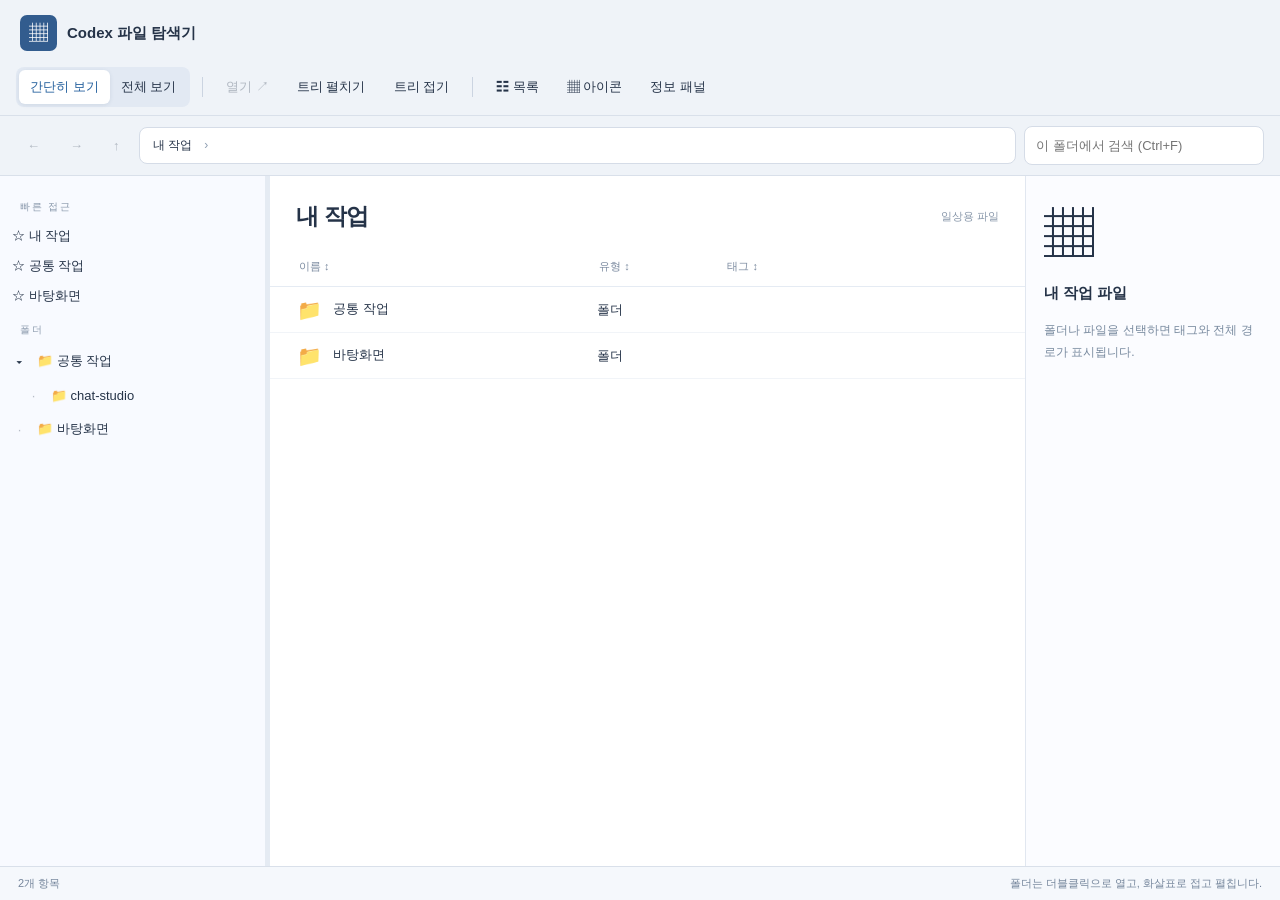
<file: projects/sites-workspace/outputs/Codex-files.html>
<!doctype html><html lang="ko"><head><meta charset="utf-8"><meta name="viewport" content="width=device-width,initial-scale=1"><title>Codex 파일 탐색기</title><style>
*{box-sizing:border-box}html,body{height:100%;margin:0}body{font:13px 'Segoe UI','Malgun Gothic',sans-serif;color:#253348;background:#eff3f8;display:flex;flex-direction:column}button,input,select{font:inherit}button{cursor:pointer;border:0;background:transparent;color:inherit;border-radius:6px;padding:8px 11px}button:hover{background:#e4ebf5}button:disabled{opacity:.3;cursor:default}button:focus-visible,input:focus-visible,select:focus-visible,a:focus-visible{outline:2px solid #377bc1;outline-offset:-2px}header{padding:15px 20px 8px;display:flex;align-items:center;gap:10px}.logo{background:#325c8e;color:white;padding:5px 9px;border-radius:7px;font-size:19px}h1{font-size:15px;margin:0;font-weight:600}.toolbar{display:flex;gap:6px;align-items:center;padding:8px 16px;flex-wrap:wrap;border-bottom:1px solid #d9e0ea}.mode{background:#e2e9f3;border-radius:8px;padding:3px;display:flex}.mode button[aria-pressed=true]{background:#fff;box-shadow:0 1px 4px #203b5c19;color:#235f9d}.divider{height:20px;width:1px;background:#cbd4e1;margin:0 6px}.nav{display:flex;align-items:center;gap:8px;padding:10px 16px}.address{flex:1;display:flex;gap:0;background:#fff;border:1px solid #d5dce7;border-radius:8px;padding:3px 5px;overflow:auto;white-space:nowrap;min-width:100px}.crumb{padding:6px 8px;font-size:12px}.crumb:after{content:' ›';color:#8c9db1;margin-left:9px}#search{width:240px;border:1px solid #d5dce7;border-radius:8px;padding:11px;background:#fff}#pathInput{width:100%;border:0;padding:7px;display:none}.layout{display:flex;flex:1;min-height:0;background:#fff;border-top:1px solid #d9e0ea}aside{width:265px;min-width:190px;max-width:480px;background:#f8faff;overflow:auto;flex-shrink:0;padding:12px 7px}.resize{width:5px;background:#e5ebf3;cursor:col-resize;flex-shrink:0}.sideLabel{padding:12px 13px 7px;font-size:10px;letter-spacing:1.7px;color:#8a99ac}.treeRow{display:flex;align-items:center;border-radius:5px;white-space:nowrap;height:34px}.treeRow.selected{background:#dfebfb;color:#245f9d}.treeRow:hover{background:#e8eff9}.twisty{width:25px;padding:5px 0;flex-shrink:0}.treeName{white-space:nowrap;overflow:hidden;text-overflow:ellipsis;text-align:left;flex:1;padding:6px 5px}.content{flex:1;min-width:0;overflow:auto;position:relative}.panehead{padding:25px 26px 15px;display:flex;align-items:center;gap:10px}.panehead h2{margin:0;font-size:23px;letter-spacing:-.7px}#location{font-size:11px;color:#8796a9;margin-left:auto}.items{width:100%;border-collapse:collapse;table-layout:fixed}th{text-align:left;border-bottom:1px solid #e5ebf3;font-weight:500;color:#7c8ba0;font-size:11px;padding:5px 10px;position:sticky;top:0;background:white;z-index:1}th button{padding:7px 2px;text-align:left;width:100%}td{border-bottom:1px solid #f1f4f8;padding:10px;overflow:hidden;text-overflow:ellipsis;white-space:nowrap}.items th:first-child,.items td:first-child{padding-left:27px;width:42%}.items th:nth-child(2){width:17%}tbody tr{height:46px;cursor:default}tbody tr:hover{background:#f2f7fd}tbody tr.chosen{background:#e6f0fd;outline:1px solid #bad3f4;outline-offset:-1px}.icon{display:inline-block;font-size:20px;vertical-align:middle;margin-right:11px}.tag{font-size:11px;color:#687e99;background:#f0f4f9;border-radius:4px;padding:4px 8px}#empty{padding:60px;text-align:center;color:#8899ae}.cards tbody{display:grid;grid-template-columns:repeat(auto-fill,minmax(180px,1fr));gap:14px;padding:15px 25px}.cards thead{display:none}.cards tbody tr{height:auto;display:block;border:1px solid #e4eaf2;border-radius:9px;padding:15px 6px;min-height:150px}.cards td{display:block!important;width:100%!important;border:0;text-align:center;padding:5px!important}.cards .icon{display:block;margin:0;font-size:38px}.cards td:last-child{white-space:normal}.details{width:255px;overflow:auto;border-left:1px solid #e1e7f0;padding:24px 18px;background:#fbfcff}.details .bigicon{font-size:50px}.details h3{overflow-wrap:anywhere;line-height:1.5}.details p{font-size:12px;color:#77899e;line-height:1.8;overflow-wrap:anywhere}.details a{display:block;text-align:center;border-radius:6px;padding:10px;background:#315f96;color:#fff;text-decoration:none;margin-top:18px}footer{padding:9px 18px;font-size:11px;color:#74859b;border-top:1px solid #d9e0ea;display:flex;gap:15px;background:#f5f8fc}#message{margin-left:auto}#menu{position:fixed;background:#fff;border:1px solid #d4deec;box-shadow:0 5px 25px #2a3e5b25;padding:5px;border-radius:8px;z-index:5;min-width:140px}#menu button{display:block;width:100%;text-align:left}[hidden]{display:none!important}@media(max-width:900px){.details{display:none}aside{width:210px}#search{width:170px}}@media(max-width:620px){aside{width:160px;min-width:120px}.panehead{padding:17px}.items th:first-child,.items td:first-child{padding-left:12px;width:57%}.items th:nth-child(2),.items td:nth-child(2){display:none}#search{width:100%}.nav{flex-wrap:wrap}.address{min-width:180px}.tag{background:none;padding:0}.toolbar{gap:0}#location{display:none}}
</style></head><body><header><span class="logo">▦</span><h1>Codex 파일 탐색기</h1></header><div class="toolbar"><div class="mode"><button id="simple" aria-pressed="true">간단히 보기</button><button id="all" aria-pressed="false">전체 보기</button></div><span class="divider"></span><button id="open">열기 ↗</button><button id="expand">트리 펼치기</button><button id="collapse">트리 접기</button><span class="divider"></span><button id="listView" aria-pressed="true">☷ 목록</button><button id="gridView" aria-pressed="false">▦ 아이콘</button><button id="detailToggle" aria-pressed="true">정보 패널</button></div><div class="nav"><button id="back" aria-label="뒤로" title="뒤로 (Alt+←)">←</button><button id="forward" aria-label="앞으로" title="앞으로 (Alt+→)">→</button><button id="up" aria-label="상위 폴더" title="상위 폴더 (Alt+↑)">↑</button><div class="address" id="address" title="빈 공간을 더블클릭하면 경로 입력"><div id="crumbs"></div><input id="pathInput" aria-label="폴더 경로 입력"></div><input id="search" aria-label="현재 폴더 아래 검색" placeholder="이 폴더에서 검색 (Ctrl+F)"></div><div class="layout"><aside id="sidebar"><div class="sideLabel">빠른 접근</div><div id="quick"></div><div class="sideLabel">폴더</div><div id="tree"></div></aside><div class="resize" id="resize" role="separator" aria-label="폴더 패널 너비" tabindex="0"></div><main class="content" id="content"><div class="panehead"><h2 id="heading">내 작업</h2><span id="location"></span></div><table class="items" id="items"><thead><tr><th><button data-sort="name">이름 ↕</button></th><th><button data-sort="type">유형 ↕</button></th><th><button data-sort="tag">태그 ↕</button></th></tr></thead><tbody id="list"></tbody></table><div id="empty" hidden>표시할 항목이 없습니다.</div></main><section class="details" id="details"></section></div><footer><span id="count"></span><span id="selectedCount"></span><span id="message">폴더는 더블클릭으로 열고, 화살표로 접고 펼칩니다.</span></footer><div id="menu" hidden><button id="contextOpen">열기</button><button id="contextInfo">정보 보기</button></div><script>
const rows=[{"path": "C:\\Users\\Administrator\\CodexWork", "tag": "", "folder": true, "daily": false}, {"path": "C:\\Users\\Administrator\\CodexWork\\AGENTS.md", "tag": "AI 작업 지침", "folder": false, "daily": false}, {"path": "C:\\Users\\Administrator\\CodexWork\\chat-studio", "tag": "", "folder": true, "daily": false}, {"path": "C:\\Users\\Administrator\\CodexWork\\chat-studio\\app.js", "tag": "마루 화면 동작 원본", "folder": false, "daily": false}, {"path": "C:\\Users\\Administrator\\CodexWork\\chat-studio\\index.html", "tag": "마루 화면 원본", "folder": false, "daily": false}, {"path": "C:\\Users\\Administrator\\CodexWork\\chat-studio\\README.md", "tag": "마루 사용 설명서", "folder": false, "daily": true}, {"path": "C:\\Users\\Administrator\\CodexWork\\chat-studio\\server-smoke.cjs", "tag": "개발용 서버 검사", "folder": false, "daily": false}, {"path": "C:\\Users\\Administrator\\CodexWork\\chat-studio\\server.cjs", "tag": "마루 서버 원본", "folder": false, "daily": false}, {"path": "C:\\Users\\Administrator\\CodexWork\\chat-studio\\start-maru.cmd", "tag": "마루 대화 화면 열기", "folder": false, "daily": true}, {"path": "C:\\Users\\Administrator\\CodexWork\\chat-studio\\start-maru.ps1", "tag": "마루 시작·종료 내부 처리", "folder": false, "daily": false}, {"path": "C:\\Users\\Administrator\\CodexWork\\chat-studio\\stop-maru.cmd", "tag": "마루 사용 종료", "folder": false, "daily": true}, {"path": "C:\\Users\\Administrator\\CodexWork\\chat-studio\\styles.css", "tag": "마루 디자인 원본", "folder": false, "daily": false}, {"path": "C:\\Users\\Administrator\\CodexWork\\chat-studio\\ui-smoke.cjs", "tag": "개발용 화면 검사 · AI 요청 포함 가능", "folder": false, "daily": false}, {"path": "C:\\Users\\Administrator\\CodexWork\\jeonghee-pilot(1).pdf", "tag": "정희 시제작 검토 문서", "folder": false, "daily": true}, {"path": "C:\\Users\\Administrator\\CodexWork\\jeonghee-pilot(2).pdf", "tag": "정희 시제작 검토 문서", "folder": false, "daily": true}, {"path": "C:\\Users\\Administrator\\CodexWork\\jeonghee-pilot.pdf", "tag": "정희 시제작 검토 문서", "folder": false, "daily": true}, {"path": "C:\\Users\\Administrator\\Desktop", "tag": "", "folder": true, "daily": false}, {"path": "C:\\Users\\Administrator\\Desktop\\Codex 매뉴얼.lnk", "tag": "Codex 매뉴얼 열기", "folder": false, "daily": true}, {"path": "C:\\Users\\Administrator\\Desktop\\Codex 파일 안내 (텍스트).lnk", "tag": "텍스트 매뉴얼 열기", "folder": false, "daily": true}, {"path": "C:\\Users\\Administrator\\Desktop\\Codex 파일 탐색기.lnk", "tag": "사용할 파일 찾아보기", "folder": false, "daily": true}, {"path": "C:\\Users\\Administrator\\Desktop\\Studio Note 포트폴리오.url", "tag": "포트폴리오 열기", "folder": false, "daily": true}, {"path": "C:\\Users\\Administrator\\Desktop\\오늘의 몰입.url", "tag": "할 일 · 집중 타이머 열기", "folder": false, "daily": true}, {"path": "C:\\Users\\Administrator\\Desktop\\취향의 조각.url", "tag": "취향 아카이브 열기", "folder": false, "daily": true}, {"path": "C:\\Users\\Administrator\\CodexWork\\projects\\sites-workspace", "tag": "", "folder": true, "daily": false}, {"path": "C:\\Users\\Administrator\\CodexWork\\projects\\sites-workspace\\outputs", "tag": "", "folder": true, "daily": false}, {"path": "C:\\Users\\Administrator\\CodexWork\\projects\\sites-workspace\\outputs\\Codex-files.html", "tag": "사용할 파일 찾아보기", "folder": false, "daily": true}, {"path": "C:\\Users\\Administrator\\CodexWork\\projects\\sites-workspace\\outputs\\codex-manual-server.py", "tag": "매뉴얼 서버 원본", "folder": false, "daily": false}, {"path": "C:\\Users\\Administrator\\CodexWork\\projects\\sites-workspace\\outputs\\Codex.html", "tag": "웹 사용 매뉴얼 읽기", "folder": false, "daily": true}, {"path": "C:\\Users\\Administrator\\CodexWork\\projects\\sites-workspace\\outputs\\Codex.txt", "tag": "텍스트 사용 매뉴얼 읽기", "folder": false, "daily": true}, {"path": "C:\\Users\\Administrator\\CodexWork\\projects\\sites-workspace\\outputs\\day-focus.tar.gz", "tag": "플래너 게시 묶음", "folder": false, "daily": false}, {"path": "C:\\Users\\Administrator\\CodexWork\\projects\\sites-workspace\\outputs\\Start-Codex.cmd", "tag": "Codex 매뉴얼 열기", "folder": false, "daily": true}, {"path": "C:\\Users\\Administrator\\CodexWork\\projects\\sites-workspace\\outputs\\Start-Codex.ps1", "tag": "매뉴얼 시작·종료 내부 처리", "folder": false, "daily": false}, {"path": "C:\\Users\\Administrator\\CodexWork\\projects\\sites-workspace\\outputs\\Stop-Codex.cmd", "tag": "Codex 매뉴얼 서버 종료", "folder": false, "daily": true}, {"path": "C:\\Users\\Administrator\\CodexWork\\projects\\sites-workspace\\outputs\\studio-note.tar.gz", "tag": "포트폴리오 게시 묶음", "folder": false, "daily": false}, {"path": "C:\\Users\\Administrator\\CodexWork\\projects\\sites-workspace\\outputs\\taste-pieces.tar.gz", "tag": "아카이브 게시 묶음", "folder": false, "daily": false}, {"path": "C:\\Users\\Administrator\\CodexWork\\projects\\sites-workspace\\work", "tag": "", "folder": true, "daily": false}, {"path": "C:\\Users\\Administrator\\CodexWork\\projects\\sites-workspace\\work\\build-sites.py", "tag": "초기 사이트 재작성 · 원본 덮어쓰기 주의", "folder": false, "daily": false}, {"path": "C:\\Users\\Administrator\\CodexWork\\projects\\sites-workspace\\work\\check.cjs", "tag": "개발용 기능 검사", "folder": false, "daily": false}, {"path": "C:\\Users\\Administrator\\CodexWork\\projects\\sites-workspace\\work\\day-focus", "tag": "사이트 제작 원본", "folder": true, "daily": false}, {"path": "C:\\Users\\Administrator\\CodexWork\\projects\\sites-workspace\\work\\day-focus\\.openai", "tag": "", "folder": true, "daily": false}, {"path": "C:\\Users\\Administrator\\CodexWork\\projects\\sites-workspace\\work\\day-focus\\.openai\\hosting.json", "tag": "게시 설정", "folder": false, "daily": false}, {"path": "C:\\Users\\Administrator\\CodexWork\\projects\\sites-workspace\\work\\day-focus\\dist", "tag": "", "folder": true, "daily": false}, {"path": "C:\\Users\\Administrator\\CodexWork\\projects\\sites-workspace\\work\\day-focus\\dist\\index.html", "tag": "사이트 화면·동작 원본", "folder": false, "daily": false}, {"path": "C:\\Users\\Administrator\\CodexWork\\projects\\sites-workspace\\work\\studio-note", "tag": "사이트 제작 원본", "folder": true, "daily": false}, {"path": "C:\\Users\\Administrator\\CodexWork\\projects\\sites-workspace\\work\\studio-note\\.openai", "tag": "", "folder": true, "daily": false}, {"path": "C:\\Users\\Administrator\\CodexWork\\projects\\sites-workspace\\work\\studio-note\\.openai\\hosting.json", "tag": "게시 설정", "folder": false, "daily": false}, {"path": "C:\\Users\\Administrator\\CodexWork\\projects\\sites-workspace\\work\\studio-note\\dist", "tag": "", "folder": true, "daily": false}, {"path": "C:\\Users\\Administrator\\CodexWork\\projects\\sites-workspace\\work\\studio-note\\dist\\index.html", "tag": "사이트 화면·동작 원본", "folder": false, "daily": false}, {"path": "C:\\Users\\Administrator\\CodexWork\\projects\\sites-workspace\\work\\taste-pieces", "tag": "사이트 제작 원본", "folder": true, "daily": false}, {"path": "C:\\Users\\Administrator\\CodexWork\\projects\\sites-workspace\\work\\taste-pieces\\.openai", "tag": "", "folder": true, "daily": false}, {"path": "C:\\Users\\Administrator\\CodexWork\\projects\\sites-workspace\\work\\taste-pieces\\.openai\\hosting.json", "tag": "게시 설정", "folder": false, "daily": false}, {"path": "C:\\Users\\Administrator\\CodexWork\\projects\\sites-workspace\\work\\taste-pieces\\dist", "tag": "", "folder": true, "daily": false}, {"path": "C:\\Users\\Administrator\\CodexWork\\projects\\sites-workspace\\work\\taste-pieces\\dist\\index.html", "tag": "사이트 화면·동작 원본", "folder": false, "daily": false}];
const $=s=>document.querySelector(s),sep='\\',baseName=p=>p.split(sep).pop(),parent=p=>p.slice(0,p.lastIndexOf(sep));
const roots=rows.filter(r=>r.folder&&!rows.some(p=>p.folder&&r.path.startsWith(p.path+sep)));
let simple=true,current='',selected=null,history=[''],position=0,sort='name',ascending=true,expanded=new Set(roots.map(r=>r.path));
function visibleRows(){const files=rows.filter(r=>!r.folder&&(!simple||r.daily));return rows.filter(r=>r.folder?files.some(f=>f.path.startsWith(r.path+sep)):files.includes(r))}
function icon(r){if(r.folder)return '📁';const ext=baseName(r.path).split('.').pop().toLowerCase();return ({pdf:'📕',html:'🌐',md:'📄',txt:'📄',url:'🌐',lnk:'↗',cmd:'▶',exe:'▣',py:'⌘',js:'⌘',cjs:'⌘',ps1:'⌘',json:'⚙'})[ext]||'📄'}
function type(r){if(r.folder)return '폴더';return ({html:'HTML 문서',md:'Markdown 문서',txt:'텍스트 문서',pdf:'PDF 문서',exe:'응용 프로그램',lnk:'바로가기',url:'웹 바로가기',cmd:'실행 파일'})[baseName(r.path).split('.').pop().toLowerCase()]||'개발 파일'}
function url(r){const n=baseName(r.path);const sites={'취향의 조각.url':'https://taste-pieces-nov03.bestsmileman.chatgpt.site','Studio Note 포트폴리오.url':'https://studio-note-nov03.bestsmileman.chatgpt.site','오늘의 몰입.url':'https://day-focus-nov03.bestsmileman.chatgpt.site'};if(sites[n])return sites[n];if(n==='Codex 매뉴얼.lnk')return 'http://127.0.0.1:8787/';if(n==='Codex 파일 탐색기.lnk')return location.href;if(n==='Codex 파일 안내 (텍스트).lnk')return fileUrl(rows.find(x=>baseName(x.path)==='Codex.txt').path);return fileUrl(r.path)}
function fileUrl(p){return 'file:///'+p.split(sep).map(encodeURIComponent).join('/')}
function reveal(p){let q=p;while(q){expanded.add(q);q=parent(q)}}
function navigate(p,record=true){if(p&&!visibleRows().some(r=>r.folder&&r.path===p))return;current=p;selected=null;$('#search').value='';if(record){history=history.slice(0,position+1);history.push(p);position++}reveal(p);render()}
function openItem(r){if(!r)return;if(r.folder){navigate(r.path);return}const a=document.createElement('a');a.href=url(r);a.target='_blank';a.rel='noopener';a.click();$('#message').textContent=/\.(cmd|exe|lnk)$/i.test(r.path)?'실행 파일은 Windows 탐색기에서 실행하세요. 브라우저에서는 차단되거나 내려받을 수 있습니다.':'선택한 파일을 열었습니다. 로컬 파일 열기는 브라우저 설정에 따라 제한될 수 있습니다.'}
function tree(){const data=visibleRows(),container=$('#tree');container.replaceChildren();function draw(folder,depth){const row=document.createElement('div');row.className='treeRow'+(current===folder.path?' selected':'');row.style.paddingLeft=depth*14+'px';const children=data.filter(r=>r.folder&&parent(r.path)===folder.path);const twist=document.createElement('button');twist.className='twisty';twist.textContent=children.length?(expanded.has(folder.path)?'▾':'▸'):'·';twist.setAttribute('aria-label',baseName(folder.path)+' 펼치기/접기');twist.setAttribute('aria-expanded',String(expanded.has(folder.path)));twist.disabled=!children.length;twist.onclick=()=>{expanded.has(folder.path)?expanded.delete(folder.path):expanded.add(folder.path);tree()};const name=document.createElement('button');name.className='treeName';name.textContent='📁 '+(depth?baseName(folder.path):rootName(folder.path));name.title=folder.path;name.onclick=()=>navigate(folder.path);name.ondblclick=()=>{expanded.has(folder.path)?expanded.delete(folder.path):expanded.add(folder.path);tree()};row.append(twist,name);container.append(row);if(expanded.has(folder.path))children.forEach(c=>draw(c,depth+1))}roots.forEach(r=>draw(r,0))}
function rootName(p){if(p.endsWith('Desktop'))return '바탕화면';if(p.endsWith('CodexWork'))return '공통 작업';return roots.some(r=>r.path===p)?'사이트 · 매뉴얼':baseName(p)}
function crumbs(){const c=$('#crumbs');c.replaceChildren();const home=document.createElement('button');home.className='crumb';home.textContent='내 작업';home.onclick=()=>navigate('');c.append(home);if(current){const root=roots.find(r=>current===r.path||current.startsWith(r.path+sep));if(root){let path=root.path;for(const segment of [root.path,...current.slice(root.path.length+1).split(sep).filter(Boolean)]){if(segment!==root.path)path+=sep+segment;const dest=path,b=document.createElement('button');b.className='crumb';b.textContent=segment===root.path?rootName(segment):segment;b.onclick=()=>navigate(dest);c.append(b)}}}$('#back').disabled=position===0;$('#forward').disabled=position>=history.length-1;$('#up').disabled=!current}
function details(){const d=$('#details');d.replaceChildren();const r=selected;const i=document.createElement('div');i.className='bigicon';i.textContent=r?icon(r):'▦';const h=document.createElement('h3');h.textContent=r?baseName(r.path):'내 작업 파일';const p=document.createElement('p');p.textContent=r?(r.tag||type(r)):'폴더나 파일을 선택하면 태그와 전체 경로가 표시됩니다.';d.append(i,h,p);if(r){const loc=document.createElement('p');loc.textContent=r.path;d.append(loc);const b=document.createElement('button');b.textContent=r.folder?'폴더 열기 →':'파일 열기 ↗';b.onclick=()=>openItem(r);d.append(b)}$('#selectedCount').textContent=r?'1개 선택':'';$('#open').disabled=!r}
function selectItem(r){selected=r;document.querySelectorAll('tbody tr').forEach(tr=>tr.classList.toggle('chosen',tr.dataset.path===r.path));details()}
function render(){const data=visibleRows(),q=$('#search').value.trim().toLowerCase();let items=data.filter(r=>current?(q?r.path.startsWith(current+sep):parent(r.path)===current):(q?true:roots.some(x=>x.path===r.path)));if(q)items=items.filter(r=>(baseName(r.path)+' '+r.tag).toLowerCase().includes(q));items.sort((a,b)=>{if(a.folder!==b.folder)return a.folder?-1:1;const va=sort==='tag'?a.tag:sort==='type'?type(a):baseName(a.path),vb=sort==='tag'?b.tag:sort==='type'?type(b):baseName(b.path);return va.localeCompare(vb,'ko')*(ascending?1:-1)});const list=$('#list');list.replaceChildren();for(const r of items){const tr=document.createElement('tr');tr.tabIndex=0;tr.dataset.path=r.path;tr.className=selected?.path===r.path?'chosen':'';const name=document.createElement('td'),i=document.createElement('span');i.className='icon';i.textContent=icon(r);name.append(i,document.createTextNode(!current&&!q?rootName(r.path):baseName(r.path)));const t=document.createElement('td');t.textContent=type(r);const tags=document.createElement('td');if(r.tag){const tag=document.createElement('span');tag.className='tag';tag.textContent=r.tag;tags.append(tag)}tr.append(name,t,tags);tr.onclick=()=>selectItem(r);tr.ondblclick=()=>openItem(r);tr.onkeydown=e=>{if(e.key==='Enter'){e.preventDefault();openItem(r)}if(e.key===' '){e.preventDefault();selectItem(r)}if(e.key==='ArrowDown'){e.preventDefault();tr.nextElementSibling?.focus()}if(e.key==='ArrowUp'){e.preventDefault();tr.previousElementSibling?.focus()}};tr.oncontextmenu=e=>{e.preventDefault();selectItem(r);const m=$('#menu');m.hidden=false;m.style.left=Math.min(e.clientX,innerWidth-160)+'px';m.style.top=Math.min(e.clientY,innerHeight-100)+'px'};list.append(tr)}$('#empty').hidden=items.length>0;$('#count').textContent=items.length+'개 항목';$('#heading').textContent=q?'검색 결과':current?rootName(current)===current?baseName(current):rootName(current):'내 작업';$('#location').textContent=simple?'일상용 파일':'개발 파일 포함';tree();crumbs();details()}
function mode(value){simple=value;$('#simple').setAttribute('aria-pressed',String(value));$('#all').setAttribute('aria-pressed',String(!value));if(current&&!visibleRows().some(r=>r.path===current&&r.folder))current='';selected=null;render()}
$('#simple').onclick=()=>mode(true);$('#all').onclick=()=>mode(false);$('#search').oninput=()=>{selected=null;render()};$('#expand').onclick=()=>{visibleRows().filter(r=>r.folder).forEach(r=>expanded.add(r.path));tree()};$('#collapse').onclick=()=>{expanded.clear();tree()};$('#back').onclick=()=>{if(position>0)navigate(history[--position],false)};$('#forward').onclick=()=>{if(position<history.length-1)navigate(history[++position],false)};$('#up').onclick=()=>{if(current)navigate(roots.some(r=>r.path===current)?'':parent(current))};$('#open').onclick=()=>openItem(selected);$('#contextOpen').onclick=()=>openItem(selected);$('#contextInfo').onclick=()=>{$('#details').hidden=false;details()};document.addEventListener('click',()=>$('#menu').hidden=true);
document.querySelectorAll('[data-sort]').forEach(b=>b.onclick=()=>{ascending=sort===b.dataset.sort?!ascending:true;sort=b.dataset.sort;render()});function view(grid){$('#items').classList.toggle('cards',grid);$('#gridView').setAttribute('aria-pressed',String(grid));$('#listView').setAttribute('aria-pressed',String(!grid))}$('#gridView').onclick=()=>view(true);$('#listView').onclick=()=>view(false);$('#detailToggle').onclick=()=>{const d=$('#details');d.hidden=!d.hidden;$('#detailToggle').setAttribute('aria-pressed',String(!d.hidden))};
$('#address').ondblclick=e=>{if(e.target.closest('button'))return;$('#crumbs').hidden=true;$('#pathInput').style.display='block';$('#pathInput').value=current;$('#pathInput').focus();$('#pathInput').select()};function exitPath(){$('#crumbs').hidden=false;$('#pathInput').style.display='none'}$('#pathInput').onkeydown=e=>{if(e.key==='Enter'){const path=e.target.value.replace(/[\\/]+$/,'');if(!path||visibleRows().some(r=>r.folder&&r.path===path)){navigate(path);exitPath()}else $('#message').textContent='목록에 포함된 폴더 경로를 입력하세요.'}if(e.key==='Escape')exitPath()};$('#pathInput').onblur=exitPath;
const quick=$('#quick');[['내 작업',''],...roots.map(r=>[rootName(r.path),r.path])].forEach(([name,p])=>{const b=document.createElement('button');b.className='treeName';b.style.display='block';b.style.width='100%';b.textContent='☆ '+name;b.onclick=()=>navigate(p);quick.append(b)});
document.addEventListener('keydown',e=>{if(e.ctrlKey&&e.key.toLowerCase()==='f'){e.preventDefault();$('#search').focus()}if(e.altKey&&e.key==='ArrowLeft'){e.preventDefault();$('#back').click()}if(e.altKey&&e.key==='ArrowRight'){e.preventDefault();$('#forward').click()}if(e.altKey&&e.key==='ArrowUp'){e.preventDefault();$('#up').click()}if(e.key==='Escape')$('#menu').hidden=true});$('#resize').onpointerdown=e=>{e.target.setPointerCapture(e.pointerId);const move=ev=>$('#sidebar').style.width=Math.max(130,Math.min(480,ev.clientX))+'px';e.target.onpointermove=move;e.target.onpointerup=()=>e.target.onpointermove=null};$('#resize').onkeydown=e=>{if(['ArrowLeft','ArrowRight'].includes(e.key)){$('#sidebar').style.width=Math.max(130,Math.min(480,$('#sidebar').offsetWidth+(e.key==='ArrowRight'?20:-20)))+'px'}};render();
</script></body></html>
</file>
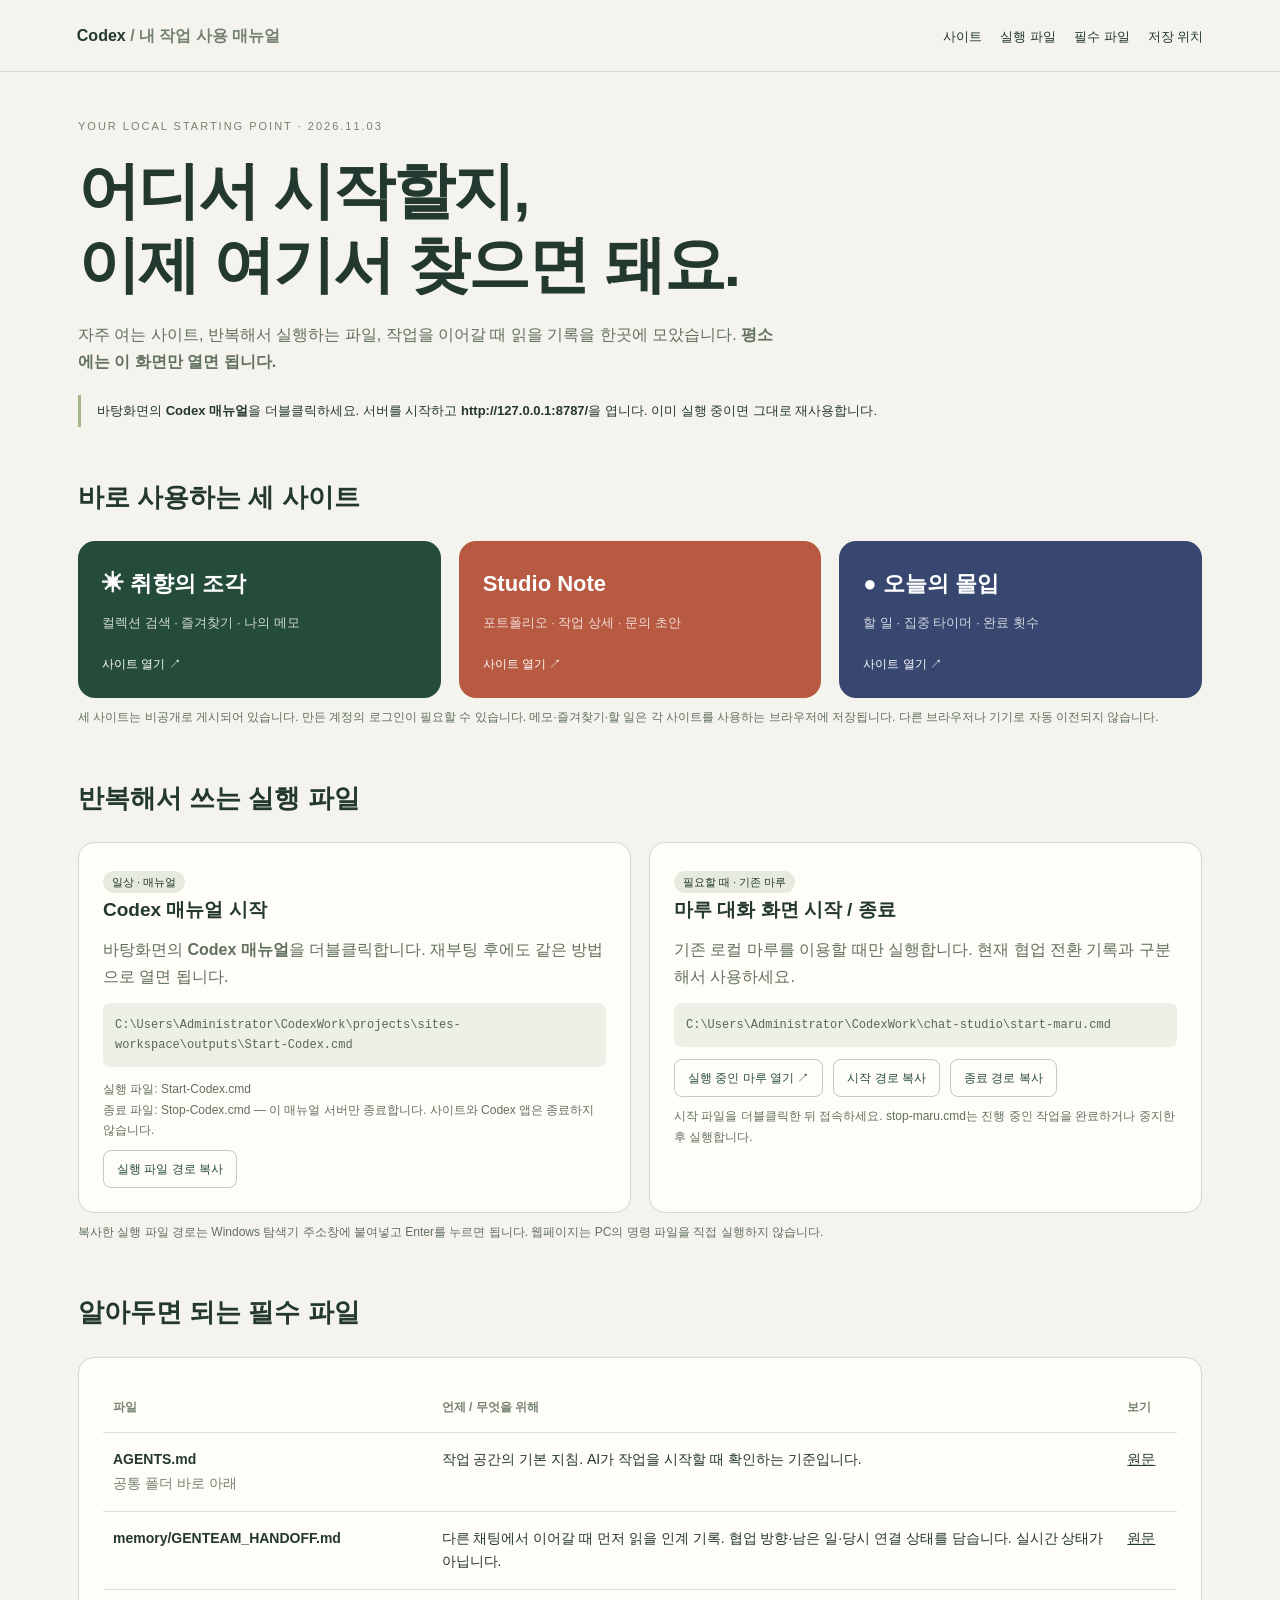
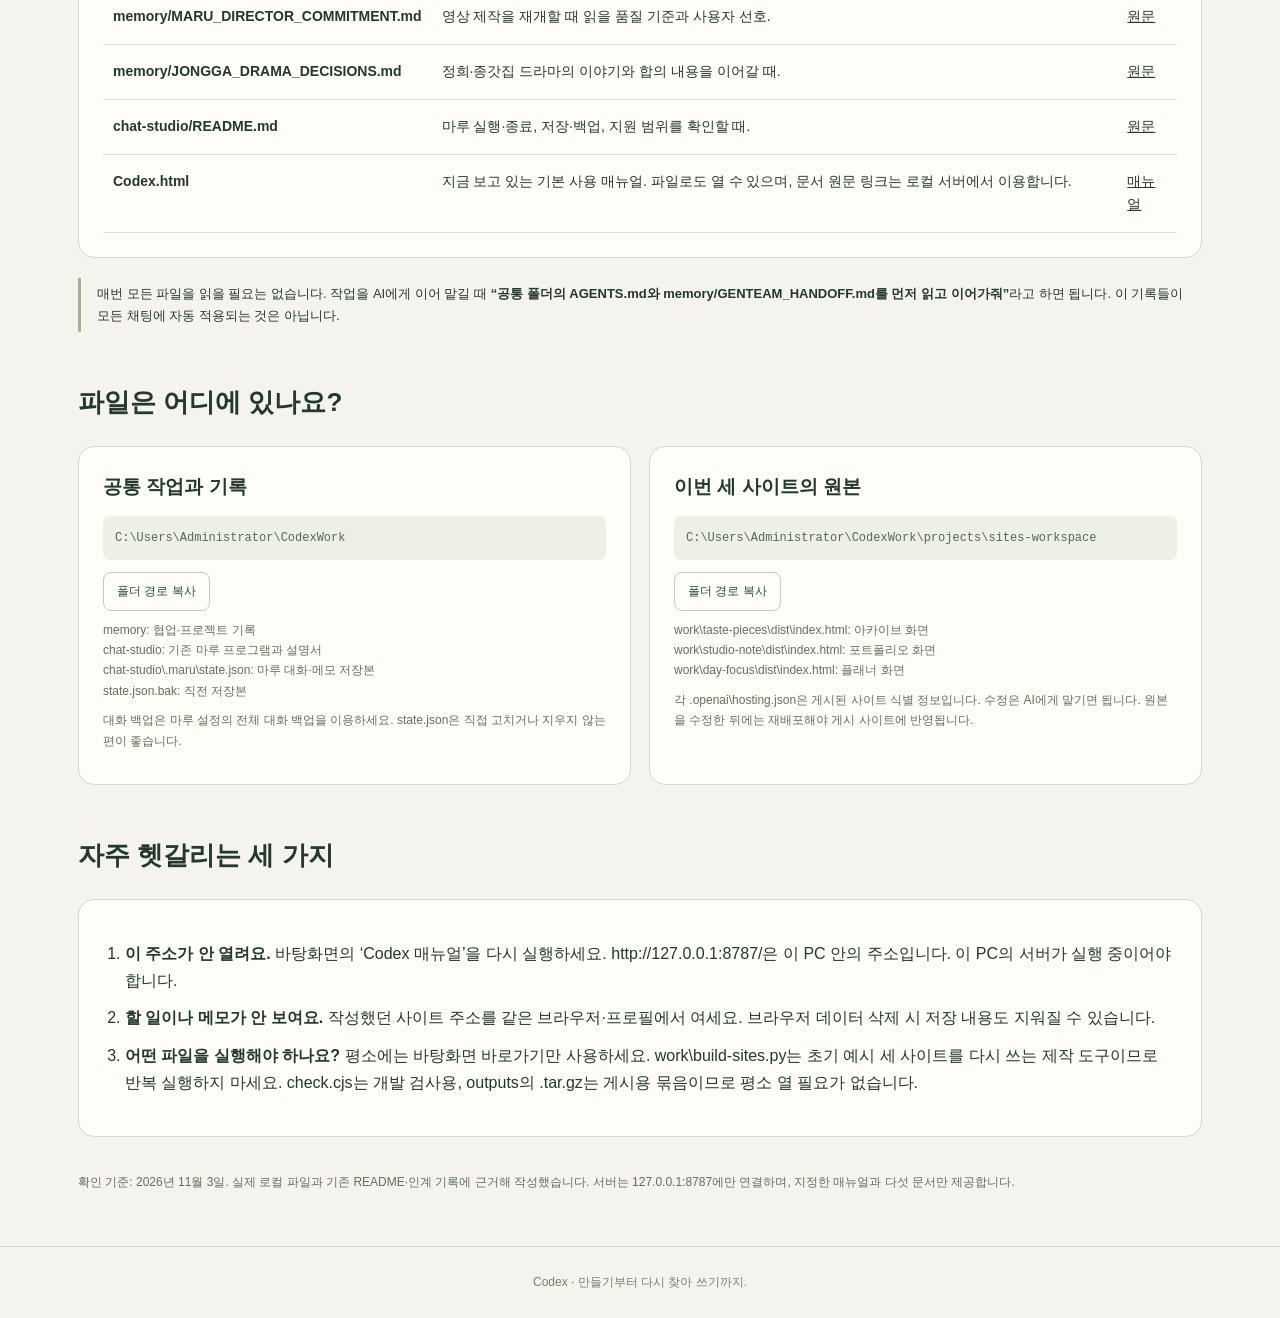
<file: projects/sites-workspace/outputs/Codex.html>
<!doctype html>
<html lang="ko"><head><meta charset="utf-8"><meta name="viewport" content="width=device-width,initial-scale=1"><title>Codex · 내 작업 사용 매뉴얼</title><style>
*{box-sizing:border-box}html{scroll-behavior:smooth}body{margin:0;background:#f4f3ed;color:#23382e;font-family:'Segoe UI','Malgun Gothic',sans-serif;line-height:1.7}header{padding:22px 6%;border-bottom:1px solid #d3d9ce;display:flex;justify-content:space-between;gap:20px}a{color:inherit}header a{text-decoration:none;font-size:13px;margin-left:18px}main{max-width:1180px;margin:auto;padding:45px 28px}.label{font-size:11px;letter-spacing:2px;color:#758271}h1{font-size:clamp(35px,5vw,62px);line-height:1.2;letter-spacing:-2px;margin:18px 0}h2{font-size:26px;margin:0 0 22px}h3{font-size:19px;margin:0 0 10px}p{margin:9px 0;color:#61705f}.lead{max-width:700px}.grid{display:grid;grid-template-columns:repeat(3,1fr);gap:18px}.site{display:block;background:#254c3a;color:#fff;padding:24px;border-radius:17px;text-decoration:none;transition:transform .2s}.site:hover{transform:translateY(-3px)}.site:nth-child(2){background:#b85a41}.site:nth-child(3){background:#37476f}.site p{color:#ffffffc9;font-size:13px}.site b{font-size:22px}.site span{display:block;margin-top:20px;font-size:12px}section{margin-top:48px}.box{border:1px solid #d3d9ce;background:#fffdf7;border-radius:16px;padding:24px}.path{font-family:Consolas,monospace;font-size:12px;overflow-wrap:anywhere;color:#596852;background:#edf0e7;padding:12px;border-radius:7px;margin:12px 0}button,.btn{font:inherit;font-size:12px;cursor:pointer;border:1px solid #c2cbbc;background:transparent;border-radius:8px;color:#254c3a;padding:8px 13px;text-decoration:none;display:inline-block}button:hover,.btn:hover{background:#e8eddf}button:focus-visible,a:focus-visible{outline:3px solid #c77849;outline-offset:4px}.row{display:flex;gap:10px;align-items:center;flex-wrap:wrap}.two{display:grid;grid-template-columns:1fr 1fr;gap:18px}.files{width:100%;border-collapse:collapse}.files th,.files td{text-align:left;border-bottom:1px solid #dce0d5;padding:15px 10px;vertical-align:top}.files th{font-size:12px;color:#758271}.files td{font-size:14px}.badge{display:inline-block;font-size:11px;background:#e6ebdd;padding:2px 9px;border-radius:20px}.note{border-left:3px solid #a6b587;padding:5px 16px;font-size:13px;margin:20px 0}.steps{padding-left:22px}.steps li{margin:10px 0}.fine{font-size:12px}.muted{color:#758271}footer{border-top:1px solid #d3d9ce;padding:25px;text-align:center;font-size:12px;color:#758271}#status{position:fixed;bottom:24px;left:50%;transform:translateX(-50%);background:#254c3a;color:white;padding:12px 22px;border-radius:10px;display:none;z-index:2}@media(max-width:760px){.grid,.two{grid-template-columns:1fr}header{flex-direction:column}header a{margin:0 14px 0 0}.files td,.files th{padding:12px 5px;font-size:12px}main{padding:30px 18px}}
</style></head><body><header><strong>Codex <span class="muted">/ 내 작업 사용 매뉴얼</span></strong><nav><a href="#sites">사이트</a><a href="#daily">실행 파일</a><a href="#files">필수 파일</a><a href="#locations">저장 위치</a></nav></header><main><div class="label">YOUR LOCAL STARTING POINT · 2026.11.03</div><h1>어디서 시작할지,<br>이제 여기서 찾으면 돼요.</h1><p class="lead">자주 여는 사이트, 반복해서 실행하는 파일, 작업을 이어갈 때 읽을 기록을 한곳에 모았습니다. <strong>평소에는 이 화면만 열면 됩니다.</strong></p><div class="note">바탕화면의 <b>Codex 매뉴얼</b>을 더블클릭하세요. 서버를 시작하고 <b>http://127.0.0.1:8787/</b>을 엽니다. 이미 실행 중이면 그대로 재사용합니다.</div>
<section id="sites"><h2>바로 사용하는 세 사이트</h2><div class="grid"><a class="site" href="https://taste-pieces-nov03.bestsmileman.chatgpt.site" target="_blank" rel="noopener"><b>✳ 취향의 조각</b><p>컬렉션 검색 · 즐겨찾기 · 나의 메모</p><span>사이트 열기 ↗</span></a><a class="site" href="https://studio-note-nov03.bestsmileman.chatgpt.site" target="_blank" rel="noopener"><b>Studio Note</b><p>포트폴리오 · 작업 상세 · 문의 초안</p><span>사이트 열기 ↗</span></a><a class="site" href="https://day-focus-nov03.bestsmileman.chatgpt.site" target="_blank" rel="noopener"><b>● 오늘의 몰입</b><p>할 일 · 집중 타이머 · 완료 횟수</p><span>사이트 열기 ↗</span></a></div><p class="fine">세 사이트는 비공개로 게시되어 있습니다. 만든 계정의 로그인이 필요할 수 있습니다. 메모·즐겨찾기·할 일은 각 사이트를 사용하는 브라우저에 저장됩니다. 다른 브라우저나 기기로 자동 이전되지 않습니다.</p></section>
<section id="daily"><h2>반복해서 쓰는 실행 파일</h2><div class="two"><article class="box"><span class="badge">일상 · 매뉴얼</span><h3>Codex 매뉴얼 시작</h3><p>바탕화면의 <b>Codex 매뉴얼</b>을 더블클릭합니다. 재부팅 후에도 같은 방법으로 열면 됩니다.</p><div class="path" id="manualStart"></div><p class="fine">실행 파일: Start-Codex.cmd<br>종료 파일: Stop-Codex.cmd — 이 매뉴얼 서버만 종료합니다. 사이트와 Codex 앱은 종료하지 않습니다.</p><button data-copy="manual">실행 파일 경로 복사</button></article><article class="box"><span class="badge">필요할 때 · 기존 마루</span><h3>마루 대화 화면 시작 / 종료</h3><p>기존 로컬 마루를 이용할 때만 실행합니다. 현재 협업 전환 기록과 구분해서 사용하세요.</p><div class="path">C:\Users\Administrator\CodexWork\chat-studio\start-maru.cmd</div><div class="row"><a class="btn" href="http://127.0.0.1:4317/" target="_blank" rel="noopener">실행 중인 마루 열기 ↗</a><button data-copy="maru">시작 경로 복사</button><button data-copy="maruStop">종료 경로 복사</button></div><p class="fine">시작 파일을 더블클릭한 뒤 접속하세요. stop-maru.cmd는 진행 중인 작업을 완료하거나 중지한 후 실행합니다.</p></article></div><p class="fine">복사한 실행 파일 경로는 Windows 탐색기 주소창에 붙여넣고 Enter를 누르면 됩니다. 웹페이지는 PC의 명령 파일을 직접 실행하지 않습니다.</p></section>
<section id="files"><h2>알아두면 되는 필수 파일</h2><div class="box" style="overflow:auto"><table class="files"><thead><tr><th>파일</th><th>언제 / 무엇을 위해</th><th>보기</th></tr></thead><tbody><tr><td><b>AGENTS.md</b><br><span class="muted">공통 폴더 바로 아래</span></td><td>작업 공간의 기본 지침. AI가 작업을 시작할 때 확인하는 기준입니다.</td><td><a href="/docs/workspace" target="_blank">원문</a></td></tr><tr><td><b>memory/GENTEAM_HANDOFF.md</b></td><td>다른 채팅에서 이어갈 때 먼저 읽을 인계 기록. 협업 방향·남은 일·당시 연결 상태를 담습니다. 실시간 상태가 아닙니다.</td><td><a href="/docs/handoff" target="_blank">원문</a></td></tr><tr><td><b>memory/MARU_DIRECTOR_COMMITMENT.md</b></td><td>영상 제작을 재개할 때 읽을 품질 기준과 사용자 선호.</td><td><a href="/docs/quality" target="_blank">원문</a></td></tr><tr><td><b>memory/JONGGA_DRAMA_DECISIONS.md</b></td><td>정희·종갓집 드라마의 이야기와 합의 내용을 이어갈 때.</td><td><a href="/docs/story" target="_blank">원문</a></td></tr><tr><td><b>chat-studio/README.md</b></td><td>마루 실행·종료, 저장·백업, 지원 범위를 확인할 때.</td><td><a href="/docs/maru" target="_blank">원문</a></td></tr><tr><td><b>Codex.html</b></td><td>지금 보고 있는 기본 사용 매뉴얼. 파일로도 열 수 있으며, 문서 원문 링크는 로컬 서버에서 이용합니다.</td><td><a href="/Codex.html">매뉴얼</a></td></tr></tbody></table></div><div class="note">매번 모든 파일을 읽을 필요는 없습니다. 작업을 AI에게 이어 맡길 때 <b>“공통 폴더의 AGENTS.md와 memory/GENTEAM_HANDOFF.md를 먼저 읽고 이어가줘”</b>라고 하면 됩니다. 이 기록들이 모든 채팅에 자동 적용되는 것은 아닙니다.</div></section>
<section id="locations"><h2>파일은 어디에 있나요?</h2><div class="two"><article class="box"><h3>공통 작업과 기록</h3><div class="path">C:\Users\Administrator\CodexWork</div><button data-copy="shared">폴더 경로 복사</button><p class="fine">memory: 협업·프로젝트 기록<br>chat-studio: 기존 마루 프로그램과 설명서<br>chat-studio\.maru\state.json: 마루 대화·메모 저장본<br>state.json.bak: 직전 저장본</p><p class="fine">대화 백업은 마루 설정의 전체 대화 백업을 이용하세요. state.json은 직접 고치거나 지우지 않는 편이 좋습니다.</p></article><article class="box"><h3>이번 세 사이트의 원본</h3><div class="path" id="siteRoot"></div><button data-copy="sites">폴더 경로 복사</button><p class="fine">work\taste-pieces\dist\index.html: 아카이브 화면<br>work\studio-note\dist\index.html: 포트폴리오 화면<br>work\day-focus\dist\index.html: 플래너 화면</p><p class="fine">각 .openai\hosting.json은 게시된 사이트 식별 정보입니다. 수정은 AI에게 맡기면 됩니다. 원본을 수정한 뒤에는 재배포해야 게시 사이트에 반영됩니다.</p></article></div></section>
<section><h2>자주 헷갈리는 세 가지</h2><div class="box"><ol class="steps"><li><b>이 주소가 안 열려요.</b> 바탕화면의 ‘Codex 매뉴얼’을 다시 실행하세요. http://127.0.0.1:8787/은 이 PC 안의 주소입니다. 이 PC의 서버가 실행 중이어야 합니다.</li><li><b>할 일이나 메모가 안 보여요.</b> 작성했던 사이트 주소를 같은 브라우저·프로필에서 여세요. 브라우저 데이터 삭제 시 저장 내용도 지워질 수 있습니다.</li><li><b>어떤 파일을 실행해야 하나요?</b> 평소에는 바탕화면 바로가기만 사용하세요. work\build-sites.py는 초기 예시 세 사이트를 다시 쓰는 제작 도구이므로 반복 실행하지 마세요. check.cjs는 개발 검사용, outputs의 .tar.gz는 게시용 묶음이므로 평소 열 필요가 없습니다.</li></ol></div></section><p class="fine" style="margin-top:35px">확인 기준: 2026년 11월 3일. 실제 로컬 파일과 기존 README·인계 기록에 근거해 작성했습니다. 서버는 127.0.0.1:8787에만 연결하며, 지정한 매뉴얼과 다섯 문서만 제공합니다.</p></main><footer>Codex · 만들기부터 다시 찾아 쓰기까지.</footer><div id="status" role="status"></div><script>
const root='C:\\Users\\Administrator\\CodexWork\\projects\\sites-workspace';const paths={shared:'C:\\Users\\Administrator\\CodexWork',sites:root,manual:root+'\\outputs\\Start-Codex.cmd',maru:'C:\\Users\\Administrator\\CodexWork\\chat-studio\\start-maru.cmd',maruStop:'C:\\Users\\Administrator\\CodexWork\\chat-studio\\stop-maru.cmd'};document.querySelector('#manualStart').textContent=paths.manual;document.querySelector('#siteRoot').textContent=root;let toast;document.querySelectorAll('[data-copy]').forEach(b=>b.onclick=async()=>{const p=paths[b.dataset.copy];try{await navigator.clipboard.writeText(p);const s=document.querySelector('#status');s.textContent='경로를 복사했어요. 탐색기 주소창에 붙여넣으세요.';s.style.display='block';clearTimeout(toast);toast=setTimeout(()=>s.style.display='none',3500)}catch{window.prompt('아래 경로를 복사하세요.',p)}});
</script></body></html>
</file>
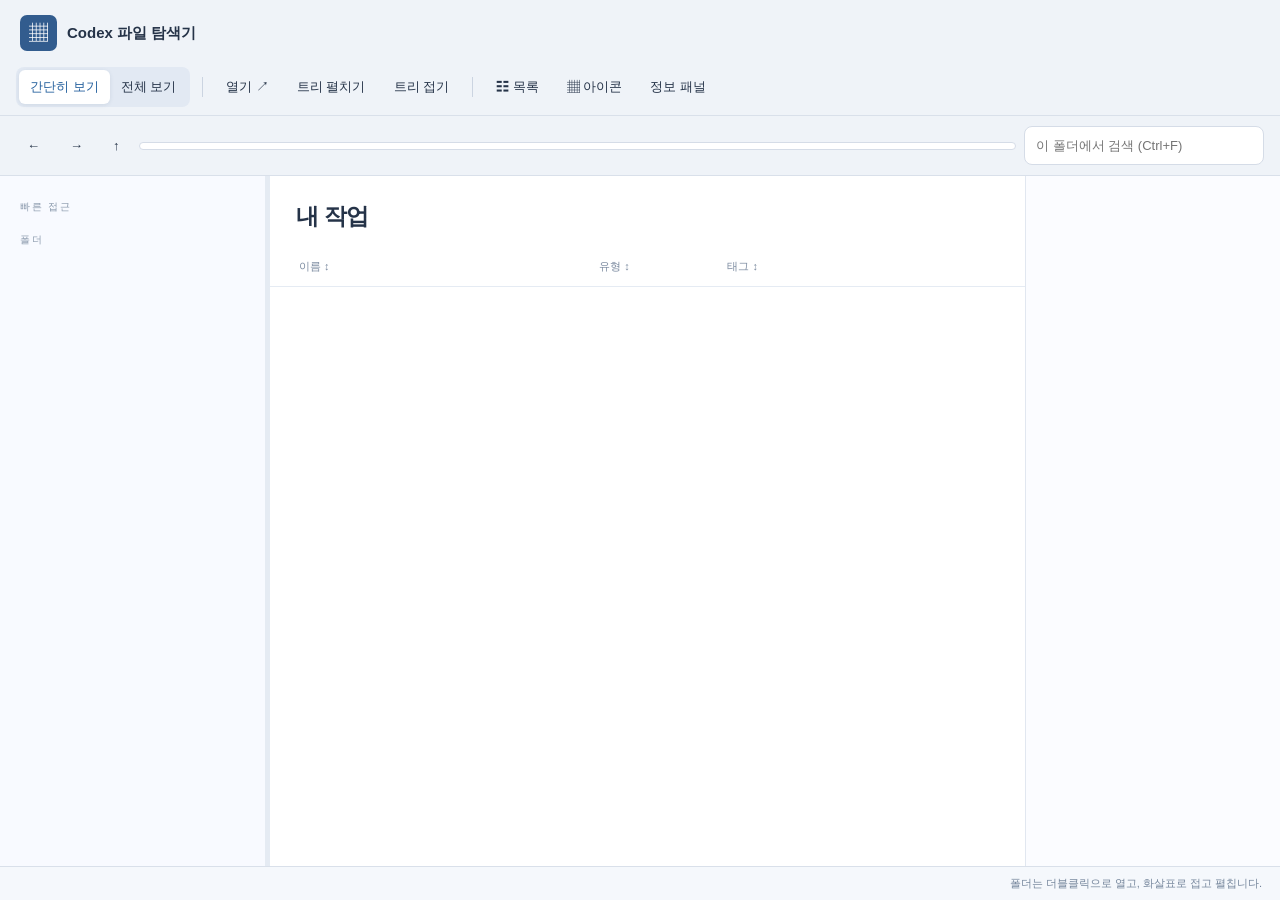
<file: projects/sites-workspace/work/explorer-shell.html>
<!doctype html><html lang="ko"><head><meta charset="utf-8"><meta name="viewport" content="width=device-width,initial-scale=1"><title>Codex 파일 탐색기</title><style>
*{box-sizing:border-box}html,body{height:100%;margin:0}body{font:13px 'Segoe UI','Malgun Gothic',sans-serif;color:#253348;background:#eff3f8;display:flex;flex-direction:column}button,input,select{font:inherit}button{cursor:pointer;border:0;background:transparent;color:inherit;border-radius:6px;padding:8px 11px}button:hover{background:#e4ebf5}button:disabled{opacity:.3;cursor:default}button:focus-visible,input:focus-visible,select:focus-visible,a:focus-visible{outline:2px solid #377bc1;outline-offset:-2px}header{padding:15px 20px 8px;display:flex;align-items:center;gap:10px}.logo{background:#325c8e;color:white;padding:5px 9px;border-radius:7px;font-size:19px}h1{font-size:15px;margin:0;font-weight:600}.toolbar{display:flex;gap:6px;align-items:center;padding:8px 16px;flex-wrap:wrap;border-bottom:1px solid #d9e0ea}.mode{background:#e2e9f3;border-radius:8px;padding:3px;display:flex}.mode button[aria-pressed=true]{background:#fff;box-shadow:0 1px 4px #203b5c19;color:#235f9d}.divider{height:20px;width:1px;background:#cbd4e1;margin:0 6px}.nav{display:flex;align-items:center;gap:8px;padding:10px 16px}.address{flex:1;display:flex;gap:0;background:#fff;border:1px solid #d5dce7;border-radius:8px;padding:3px 5px;overflow:auto;white-space:nowrap;min-width:100px}.crumb{padding:6px 8px;font-size:12px}.crumb:after{content:' ›';color:#8c9db1;margin-left:9px}#search{width:240px;border:1px solid #d5dce7;border-radius:8px;padding:11px;background:#fff}#pathInput{width:100%;border:0;padding:7px;display:none}.layout{display:flex;flex:1;min-height:0;background:#fff;border-top:1px solid #d9e0ea}aside{width:265px;min-width:190px;max-width:480px;background:#f8faff;overflow:auto;flex-shrink:0;padding:12px 7px}.resize{width:5px;background:#e5ebf3;cursor:col-resize;flex-shrink:0}.sideLabel{padding:12px 13px 7px;font-size:10px;letter-spacing:1.7px;color:#8a99ac}.treeRow{display:flex;align-items:center;border-radius:5px;white-space:nowrap;height:34px}.treeRow.selected{background:#dfebfb;color:#245f9d}.treeRow:hover{background:#e8eff9}.twisty{width:25px;padding:5px 0;flex-shrink:0}.treeName{white-space:nowrap;overflow:hidden;text-overflow:ellipsis;text-align:left;flex:1;padding:6px 5px}.content{flex:1;min-width:0;overflow:auto;position:relative}.panehead{padding:25px 26px 15px;display:flex;align-items:center;gap:10px}.panehead h2{margin:0;font-size:23px;letter-spacing:-.7px}#location{font-size:11px;color:#8796a9;margin-left:auto}.items{width:100%;border-collapse:collapse;table-layout:fixed}th{text-align:left;border-bottom:1px solid #e5ebf3;font-weight:500;color:#7c8ba0;font-size:11px;padding:5px 10px;position:sticky;top:0;background:white;z-index:1}th button{padding:7px 2px;text-align:left;width:100%}td{border-bottom:1px solid #f1f4f8;padding:10px;overflow:hidden;text-overflow:ellipsis;white-space:nowrap}.items th:first-child,.items td:first-child{padding-left:27px;width:42%}.items th:nth-child(2){width:17%}tbody tr{height:46px;cursor:default}tbody tr:hover{background:#f2f7fd}tbody tr.chosen{background:#e6f0fd;outline:1px solid #bad3f4;outline-offset:-1px}.icon{display:inline-block;font-size:20px;vertical-align:middle;margin-right:11px}.tag{font-size:11px;color:#687e99;background:#f0f4f9;border-radius:4px;padding:4px 8px}#empty{padding:60px;text-align:center;color:#8899ae}.cards tbody{display:grid;grid-template-columns:repeat(auto-fill,minmax(180px,1fr));gap:14px;padding:15px 25px}.cards thead{display:none}.cards tbody tr{height:auto;display:block;border:1px solid #e4eaf2;border-radius:9px;padding:15px 6px;min-height:150px}.cards td{display:block!important;width:100%!important;border:0;text-align:center;padding:5px!important}.cards .icon{display:block;margin:0;font-size:38px}.cards td:last-child{white-space:normal}.details{width:255px;overflow:auto;border-left:1px solid #e1e7f0;padding:24px 18px;background:#fbfcff}.details .bigicon{font-size:50px}.details h3{overflow-wrap:anywhere;line-height:1.5}.details p{font-size:12px;color:#77899e;line-height:1.8;overflow-wrap:anywhere}.details a{display:block;text-align:center;border-radius:6px;padding:10px;background:#315f96;color:#fff;text-decoration:none;margin-top:18px}footer{padding:9px 18px;font-size:11px;color:#74859b;border-top:1px solid #d9e0ea;display:flex;gap:15px;background:#f5f8fc}#message{margin-left:auto}#menu{position:fixed;background:#fff;border:1px solid #d4deec;box-shadow:0 5px 25px #2a3e5b25;padding:5px;border-radius:8px;z-index:5;min-width:140px}#menu button{display:block;width:100%;text-align:left}[hidden]{display:none!important}@media(max-width:900px){.details{display:none}aside{width:210px}#search{width:170px}}@media(max-width:620px){aside{width:160px;min-width:120px}.panehead{padding:17px}.items th:first-child,.items td:first-child{padding-left:12px;width:57%}.items th:nth-child(2),.items td:nth-child(2){display:none}#search{width:100%}.nav{flex-wrap:wrap}.address{min-width:180px}.tag{background:none;padding:0}.toolbar{gap:0}#location{display:none}}
</style></head><body><header><span class="logo">▦</span><h1>Codex 파일 탐색기</h1></header><div class="toolbar"><div class="mode"><button id="simple" aria-pressed="true">간단히 보기</button><button id="all" aria-pressed="false">전체 보기</button></div><span class="divider"></span><button id="open">열기 ↗</button><button id="expand">트리 펼치기</button><button id="collapse">트리 접기</button><span class="divider"></span><button id="listView" aria-pressed="true">☷ 목록</button><button id="gridView" aria-pressed="false">▦ 아이콘</button><button id="detailToggle" aria-pressed="true">정보 패널</button></div><div class="nav"><button id="back" aria-label="뒤로" title="뒤로 (Alt+←)">←</button><button id="forward" aria-label="앞으로" title="앞으로 (Alt+→)">→</button><button id="up" aria-label="상위 폴더" title="상위 폴더 (Alt+↑)">↑</button><div class="address" id="address" title="빈 공간을 더블클릭하면 경로 입력"><div id="crumbs"></div><input id="pathInput" aria-label="폴더 경로 입력"></div><input id="search" aria-label="현재 폴더 아래 검색" placeholder="이 폴더에서 검색 (Ctrl+F)"></div><div class="layout"><aside id="sidebar"><div class="sideLabel">빠른 접근</div><div id="quick"></div><div class="sideLabel">폴더</div><div id="tree"></div></aside><div class="resize" id="resize" role="separator" aria-label="폴더 패널 너비" tabindex="0"></div><main class="content" id="content"><div class="panehead"><h2 id="heading">내 작업</h2><span id="location"></span></div><table class="items" id="items"><thead><tr><th><button data-sort="name">이름 ↕</button></th><th><button data-sort="type">유형 ↕</button></th><th><button data-sort="tag">태그 ↕</button></th></tr></thead><tbody id="list"></tbody></table><div id="empty" hidden>표시할 항목이 없습니다.</div></main><section class="details" id="details"></section></div><footer><span id="count"></span><span id="selectedCount"></span><span id="message">폴더는 더블클릭으로 열고, 화살표로 접고 펼칩니다.</span></footer><div id="menu" hidden><button id="contextOpen">열기</button><button id="contextInfo">정보 보기</button></div><script>
const rows=DATA;
const $=s=>document.querySelector(s),sep='\\',baseName=p=>p.split(sep).pop(),parent=p=>p.slice(0,p.lastIndexOf(sep));
const roots=rows.filter(r=>r.folder&&!rows.some(p=>p.folder&&r.path.startsWith(p.path+sep)));
let simple=true,current='',selected=null,history=[''],position=0,sort='name',ascending=true,expanded=new Set(roots.map(r=>r.path));
function visibleRows(){const files=rows.filter(r=>!r.folder&&(!simple||r.daily));return rows.filter(r=>r.folder?files.some(f=>f.path.startsWith(r.path+sep)):files.includes(r))}
function icon(r){if(r.folder)return '📁';const ext=baseName(r.path).split('.').pop().toLowerCase();return ({pdf:'📕',html:'🌐',md:'📄',txt:'📄',url:'🌐',lnk:'↗',cmd:'▶',exe:'▣',py:'⌘',js:'⌘',cjs:'⌘',ps1:'⌘',json:'⚙'})[ext]||'📄'}
function type(r){if(r.folder)return '폴더';return ({html:'HTML 문서',md:'Markdown 문서',txt:'텍스트 문서',pdf:'PDF 문서',exe:'응용 프로그램',lnk:'바로가기',url:'웹 바로가기',cmd:'실행 파일'})[baseName(r.path).split('.').pop().toLowerCase()]||'개발 파일'}
function url(r){const n=baseName(r.path);const sites={'취향의 조각.url':'https://taste-pieces-nov03.bestsmileman.chatgpt.site','Studio Note 포트폴리오.url':'https://studio-note-nov03.bestsmileman.chatgpt.site','오늘의 몰입.url':'https://day-focus-nov03.bestsmileman.chatgpt.site'};if(sites[n])return sites[n];if(n==='Codex 매뉴얼.lnk')return 'http://127.0.0.1:8787/';if(n==='Codex 파일 탐색기.lnk')return location.href;if(n==='Codex 파일 안내 (텍스트).lnk')return fileUrl(rows.find(x=>baseName(x.path)==='Codex.txt').path);return fileUrl(r.path)}
function fileUrl(p){return 'file:///'+p.split(sep).map(encodeURIComponent).join('/')}
function reveal(p){let q=p;while(q){expanded.add(q);q=parent(q)}}
function navigate(p,record=true){if(p&&!visibleRows().some(r=>r.folder&&r.path===p))return;current=p;selected=null;$('#search').value='';if(record){history=history.slice(0,position+1);history.push(p);position++}reveal(p);render()}
function openItem(r){if(!r)return;if(r.folder){navigate(r.path);return}const a=document.createElement('a');a.href=url(r);a.target='_blank';a.rel='noopener';a.click();$('#message').textContent=/\.(cmd|exe|lnk)$/i.test(r.path)?'실행 파일은 Windows 탐색기에서 실행하세요. 브라우저에서는 차단되거나 내려받을 수 있습니다.':'선택한 파일을 열었습니다. 로컬 파일 열기는 브라우저 설정에 따라 제한될 수 있습니다.'}
function tree(){const data=visibleRows(),container=$('#tree');container.replaceChildren();function draw(folder,depth){const row=document.createElement('div');row.className='treeRow'+(current===folder.path?' selected':'');row.style.paddingLeft=depth*14+'px';const children=data.filter(r=>r.folder&&parent(r.path)===folder.path);const twist=document.createElement('button');twist.className='twisty';twist.textContent=children.length?(expanded.has(folder.path)?'▾':'▸'):'·';twist.setAttribute('aria-label',baseName(folder.path)+' 펼치기/접기');twist.setAttribute('aria-expanded',String(expanded.has(folder.path)));twist.disabled=!children.length;twist.onclick=()=>{expanded.has(folder.path)?expanded.delete(folder.path):expanded.add(folder.path);tree()};const name=document.createElement('button');name.className='treeName';name.textContent='📁 '+(depth?baseName(folder.path):rootName(folder.path));name.title=folder.path;name.onclick=()=>navigate(folder.path);name.ondblclick=()=>{expanded.has(folder.path)?expanded.delete(folder.path):expanded.add(folder.path);tree()};row.append(twist,name);container.append(row);if(expanded.has(folder.path))children.forEach(c=>draw(c,depth+1))}roots.forEach(r=>draw(r,0))}
function rootName(p){if(p.endsWith('Desktop'))return '바탕화면';if(p.endsWith('CodexWork'))return '공통 작업';return roots.some(r=>r.path===p)?'사이트 · 매뉴얼':baseName(p)}
function crumbs(){const c=$('#crumbs');c.replaceChildren();const home=document.createElement('button');home.className='crumb';home.textContent='내 작업';home.onclick=()=>navigate('');c.append(home);if(current){const root=roots.find(r=>current===r.path||current.startsWith(r.path+sep));if(root){let path=root.path;for(const segment of [root.path,...current.slice(root.path.length+1).split(sep).filter(Boolean)]){if(segment!==root.path)path+=sep+segment;const dest=path,b=document.createElement('button');b.className='crumb';b.textContent=segment===root.path?rootName(segment):segment;b.onclick=()=>navigate(dest);c.append(b)}}}$('#back').disabled=position===0;$('#forward').disabled=position>=history.length-1;$('#up').disabled=!current}
function details(){const d=$('#details');d.replaceChildren();const r=selected;const i=document.createElement('div');i.className='bigicon';i.textContent=r?icon(r):'▦';const h=document.createElement('h3');h.textContent=r?baseName(r.path):'내 작업 파일';const p=document.createElement('p');p.textContent=r?(r.tag||type(r)):'폴더나 파일을 선택하면 태그와 전체 경로가 표시됩니다.';d.append(i,h,p);if(r){const loc=document.createElement('p');loc.textContent=r.path;d.append(loc);const b=document.createElement('button');b.textContent=r.folder?'폴더 열기 →':'파일 열기 ↗';b.onclick=()=>openItem(r);d.append(b)}$('#selectedCount').textContent=r?'1개 선택':'';$('#open').disabled=!r}
function selectItem(r){selected=r;document.querySelectorAll('tbody tr').forEach(tr=>tr.classList.toggle('chosen',tr.dataset.path===r.path));details()}
function render(){const data=visibleRows(),q=$('#search').value.trim().toLowerCase();let items=data.filter(r=>current?(q?r.path.startsWith(current+sep):parent(r.path)===current):(q?true:roots.some(x=>x.path===r.path)));if(q)items=items.filter(r=>(baseName(r.path)+' '+r.tag).toLowerCase().includes(q));items.sort((a,b)=>{if(a.folder!==b.folder)return a.folder?-1:1;const va=sort==='tag'?a.tag:sort==='type'?type(a):baseName(a.path),vb=sort==='tag'?b.tag:sort==='type'?type(b):baseName(b.path);return va.localeCompare(vb,'ko')*(ascending?1:-1)});const list=$('#list');list.replaceChildren();for(const r of items){const tr=document.createElement('tr');tr.tabIndex=0;tr.dataset.path=r.path;tr.className=selected?.path===r.path?'chosen':'';const name=document.createElement('td'),i=document.createElement('span');i.className='icon';i.textContent=icon(r);name.append(i,document.createTextNode(!current&&!q?rootName(r.path):baseName(r.path)));const t=document.createElement('td');t.textContent=type(r);const tags=document.createElement('td');if(r.tag){const tag=document.createElement('span');tag.className='tag';tag.textContent=r.tag;tags.append(tag)}tr.append(name,t,tags);tr.onclick=()=>selectItem(r);tr.ondblclick=()=>openItem(r);tr.onkeydown=e=>{if(e.key==='Enter'){e.preventDefault();openItem(r)}if(e.key===' '){e.preventDefault();selectItem(r)}if(e.key==='ArrowDown'){e.preventDefault();tr.nextElementSibling?.focus()}if(e.key==='ArrowUp'){e.preventDefault();tr.previousElementSibling?.focus()}};tr.oncontextmenu=e=>{e.preventDefault();selectItem(r);const m=$('#menu');m.hidden=false;m.style.left=Math.min(e.clientX,innerWidth-160)+'px';m.style.top=Math.min(e.clientY,innerHeight-100)+'px'};list.append(tr)}$('#empty').hidden=items.length>0;$('#count').textContent=items.length+'개 항목';$('#heading').textContent=q?'검색 결과':current?rootName(current)===current?baseName(current):rootName(current):'내 작업';$('#location').textContent=simple?'일상용 파일':'개발 파일 포함';tree();crumbs();details()}
function mode(value){simple=value;$('#simple').setAttribute('aria-pressed',String(value));$('#all').setAttribute('aria-pressed',String(!value));if(current&&!visibleRows().some(r=>r.path===current&&r.folder))current='';selected=null;render()}
$('#simple').onclick=()=>mode(true);$('#all').onclick=()=>mode(false);$('#search').oninput=()=>{selected=null;render()};$('#expand').onclick=()=>{visibleRows().filter(r=>r.folder).forEach(r=>expanded.add(r.path));tree()};$('#collapse').onclick=()=>{expanded.clear();tree()};$('#back').onclick=()=>{if(position>0)navigate(history[--position],false)};$('#forward').onclick=()=>{if(position<history.length-1)navigate(history[++position],false)};$('#up').onclick=()=>{if(current)navigate(roots.some(r=>r.path===current)?'':parent(current))};$('#open').onclick=()=>openItem(selected);$('#contextOpen').onclick=()=>openItem(selected);$('#contextInfo').onclick=()=>{$('#details').hidden=false;details()};document.addEventListener('click',()=>$('#menu').hidden=true);
document.querySelectorAll('[data-sort]').forEach(b=>b.onclick=()=>{ascending=sort===b.dataset.sort?!ascending:true;sort=b.dataset.sort;render()});function view(grid){$('#items').classList.toggle('cards',grid);$('#gridView').setAttribute('aria-pressed',String(grid));$('#listView').setAttribute('aria-pressed',String(!grid))}$('#gridView').onclick=()=>view(true);$('#listView').onclick=()=>view(false);$('#detailToggle').onclick=()=>{const d=$('#details');d.hidden=!d.hidden;$('#detailToggle').setAttribute('aria-pressed',String(!d.hidden))};
$('#address').ondblclick=e=>{if(e.target.closest('button'))return;$('#crumbs').hidden=true;$('#pathInput').style.display='block';$('#pathInput').value=current;$('#pathInput').focus();$('#pathInput').select()};function exitPath(){$('#crumbs').hidden=false;$('#pathInput').style.display='none'}$('#pathInput').onkeydown=e=>{if(e.key==='Enter'){const path=e.target.value.replace(/[\\/]+$/,'');if(!path||visibleRows().some(r=>r.folder&&r.path===path)){navigate(path);exitPath()}else $('#message').textContent='목록에 포함된 폴더 경로를 입력하세요.'}if(e.key==='Escape')exitPath()};$('#pathInput').onblur=exitPath;
const quick=$('#quick');[['내 작업',''],...roots.map(r=>[rootName(r.path),r.path])].forEach(([name,p])=>{const b=document.createElement('button');b.className='treeName';b.style.display='block';b.style.width='100%';b.textContent='☆ '+name;b.onclick=()=>navigate(p);quick.append(b)});
document.addEventListener('keydown',e=>{if(e.ctrlKey&&e.key.toLowerCase()==='f'){e.preventDefault();$('#search').focus()}if(e.altKey&&e.key==='ArrowLeft'){e.preventDefault();$('#back').click()}if(e.altKey&&e.key==='ArrowRight'){e.preventDefault();$('#forward').click()}if(e.altKey&&e.key==='ArrowUp'){e.preventDefault();$('#up').click()}if(e.key==='Escape')$('#menu').hidden=true});$('#resize').onpointerdown=e=>{e.target.setPointerCapture(e.pointerId);const move=ev=>$('#sidebar').style.width=Math.max(130,Math.min(480,ev.clientX))+'px';e.target.onpointermove=move;e.target.onpointerup=()=>e.target.onpointermove=null};$('#resize').onkeydown=e=>{if(['ArrowLeft','ArrowRight'].includes(e.key)){$('#sidebar').style.width=Math.max(130,Math.min(480,$('#sidebar').offsetWidth+(e.key==='ArrowRight'?20:-20)))+'px'}};render();
</script></body></html>
</file>
